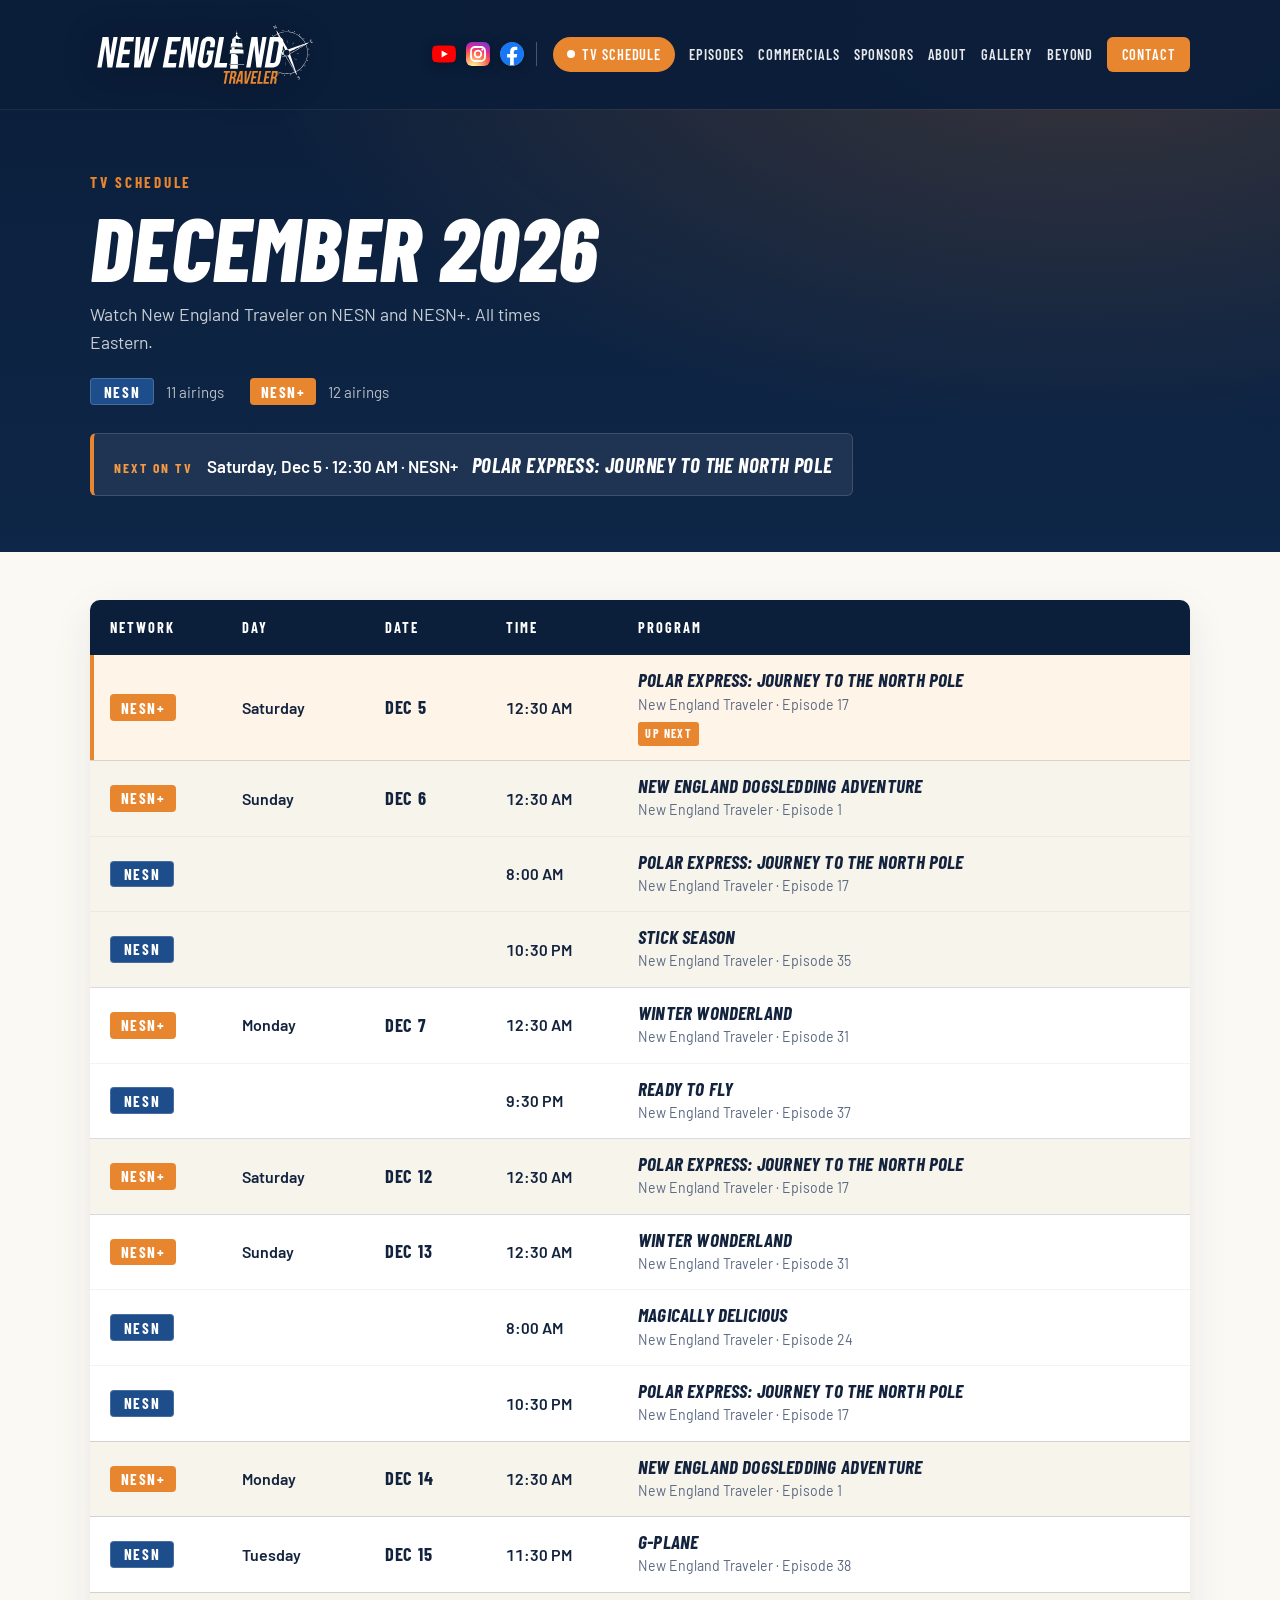
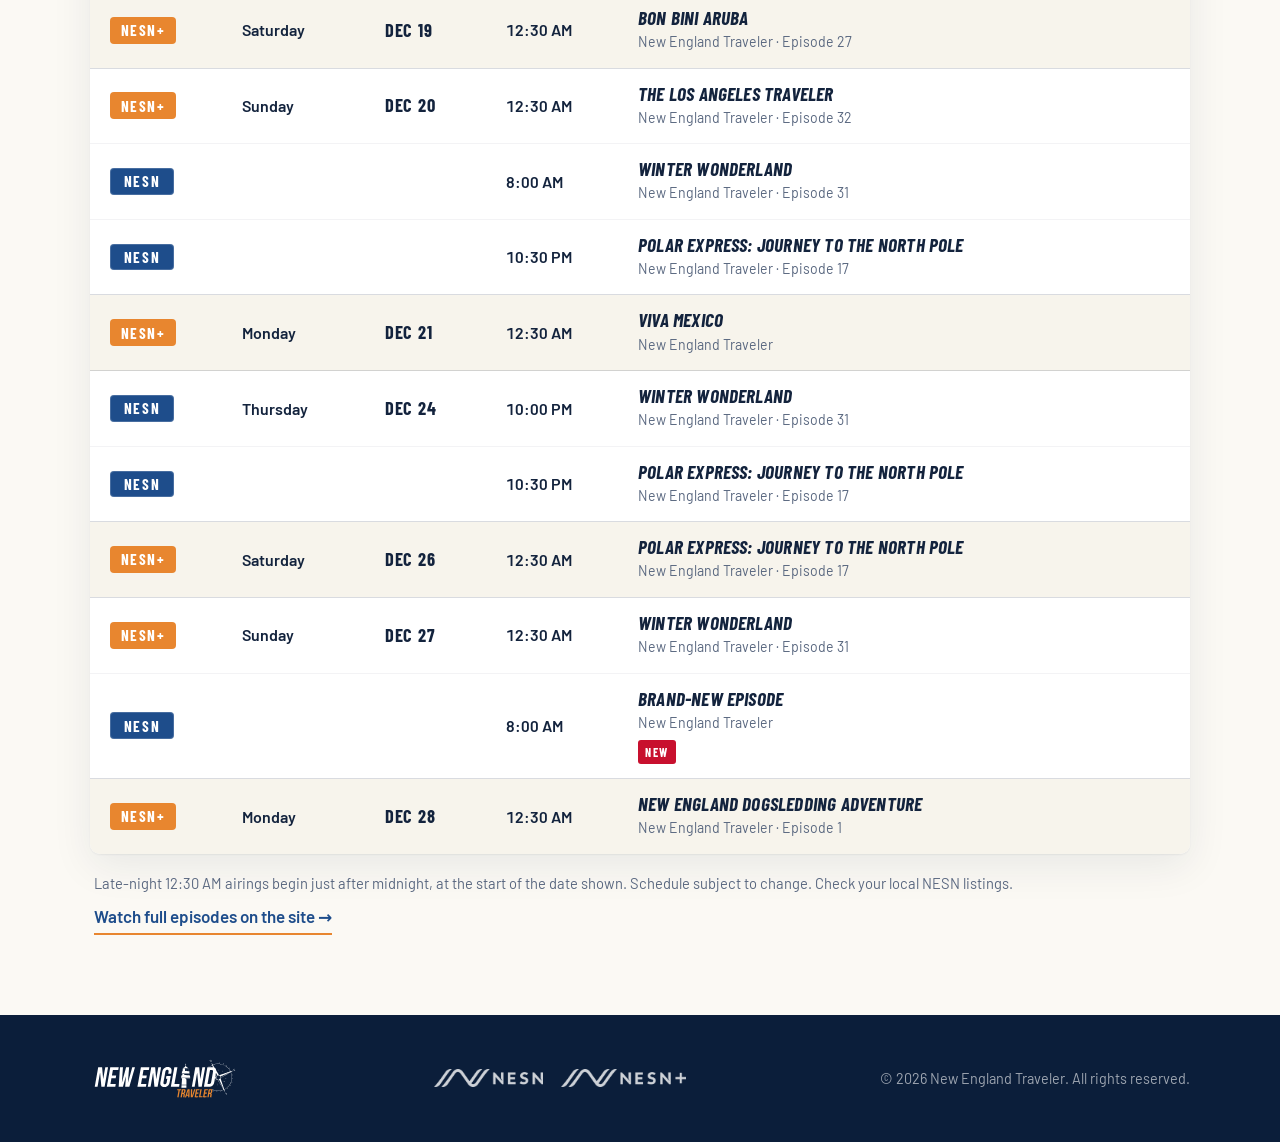
<file: schedule.html>
<!doctype html>
<html lang="en">
<head>
<meta charset="utf-8">
<meta name="viewport" content="width=device-width, initial-scale=1">
<title>TV Schedule | New England Traveler on NESN and NESN+</title>
<meta name="description" content="When to watch New England Traveler on NESN and NESN+. Dates, times and episodes.">
<meta property="og:title" content="New England Traveler TV Schedule">
<meta property="og:description" content="Emmy Award-winning travel-lifestyle series on NESN and NESN+.">
<meta property="og:image" content="https://newenglandtravelertv.com/assets/og-image.png">
<meta property="og:url" content="https://newenglandtravelertv.com/schedule.html">
<link rel="icon" href="assets/favicon.png">
<link rel="preconnect" href="https://fonts.googleapis.com">
<link rel="preconnect" href="https://fonts.gstatic.com" crossorigin>
<link href="https://fonts.googleapis.com/css2?family=Barlow+Condensed:ital,wght@0,600;0,700;1,700;1,800&family=Barlow:wght@400;500;600&display=swap" rel="stylesheet">
<link rel="stylesheet" href="styles.css?v=20261125b">
</head>
<body>
<svg width="0" height="0" style="position:absolute" aria-hidden="true" focusable="false">
  <defs>
    <radialGradient id="igGrad" cx="30%" cy="107%" r="150%">
      <stop offset="0" stop-color="#fdf497"/><stop offset=".05" stop-color="#fdf497"/>
      <stop offset=".45" stop-color="#fd5949"/><stop offset=".6" stop-color="#d6249f"/><stop offset=".9" stop-color="#285AEB"/>
    </radialGradient>
    <symbol id="ico-yt" viewBox="0 0 24 24"><path fill="#FF0000" d="M23.5 6.2a3 3 0 0 0-2.1-2.1C19.5 3.6 12 3.6 12 3.6s-7.5 0-9.4.5A3 3 0 0 0 .5 6.2 31 31 0 0 0 0 12a31 31 0 0 0 .5 5.8 3 3 0 0 0 2.1 2.1c1.9.5 9.4.5 9.4.5s7.5 0 9.4-.5a3 3 0 0 0 2.1-2.1A31 31 0 0 0 24 12a31 31 0 0 0-.5-5.8z"/><path fill="#fff" d="M9.6 15.6V8.4l6.2 3.6z"/></symbol>
    <symbol id="ico-ig" viewBox="0 0 24 24"><rect width="24" height="24" rx="6" fill="url(#igGrad)"/><rect x="5" y="5" width="14" height="14" rx="4" fill="none" stroke="#fff" stroke-width="1.8"/><circle cx="12" cy="12" r="3.3" fill="none" stroke="#fff" stroke-width="1.8"/><circle cx="16.4" cy="7.6" r="1.1" fill="#fff"/></symbol>
    <symbol id="ico-fb" viewBox="0 0 24 24"><circle cx="12" cy="12" r="11.6" fill="#fff"/><path fill="#1877F2" d="M24 12a12 12 0 1 0-13.9 11.9v-8.4H7.1V12h3V9.4c0-3 1.8-4.7 4.5-4.7 1.3 0 2.7.2 2.7.2v3h-1.5c-1.5 0-2 .9-2 1.9V12h3.4l-.5 3.5h-2.9v8.4A12 12 0 0 0 24 12z"/></symbol>
  </defs>
</svg>

<header class="nav is-solid nav--page" id="top">
  <div class="nav__inner">
    <a href="index.html" class="nav__logo" aria-label="New England Traveler home">
      <img src="assets/net-logo-white-orange.svg" alt="New England Traveler" width="756" height="239">
    </a>
    <div class="nav__socials nav__socials--m">
        <a href="https://www.youtube.com/@NewEnglandTravelerTV" target="_blank" rel="noopener" aria-label="YouTube"><svg aria-hidden="true"><use href="#ico-yt"/></svg></a>
        <a href="https://www.instagram.com/newenglandtravelertv/" target="_blank" rel="noopener" aria-label="Instagram"><svg aria-hidden="true"><use href="#ico-ig"/></svg></a>
        <a href="https://www.facebook.com/NewEnglandTravelerTV" target="_blank" rel="noopener" aria-label="Facebook"><svg aria-hidden="true"><use href="#ico-fb"/></svg></a>
      </div>
    <button class="nav__toggle" aria-label="Open menu" aria-expanded="false" aria-controls="menu">
      <span></span><span></span>
    </button>
    <nav class="nav__menu" id="menu" aria-label="Main">
      <div class="nav__socials">
        <a href="https://www.youtube.com/@NewEnglandTravelerTV" target="_blank" rel="noopener" aria-label="YouTube"><svg aria-hidden="true"><use href="#ico-yt"/></svg></a>
        <a href="https://www.instagram.com/newenglandtravelertv/" target="_blank" rel="noopener" aria-label="Instagram"><svg aria-hidden="true"><use href="#ico-ig"/></svg></a>
        <a href="https://www.facebook.com/NewEnglandTravelerTV" target="_blank" rel="noopener" aria-label="Facebook"><svg aria-hidden="true"><use href="#ico-fb"/></svg></a>
      </div>
      <a href="schedule.html" class="nav__tv is-current" aria-current="page"><span class="nav__tv-dot" aria-hidden="true"></span>TV Schedule</a>
      <a href="index.html#episodes">Episodes</a>
      <a href="index.html#commercials">Commercials</a>
      <a href="index.html#sponsors">Sponsors</a>
      <a href="index.html#about">About</a>
      <a href="index.html#gallery">Gallery</a>
      <a href="index.html#beyond">Beyond</a>
      <a href="index.html#contact" class="nav__cta">Contact</a>
    </nav>
  </div>
</header>

<main>
  <section class="sched-hero">
    <div class="wrap">
      <p class="eyebrow">TV Schedule</p>
      <h1 class="sched-hero__title" data-sched-month>This Month</h1>
      <p class="sched-hero__lede">Watch New England Traveler on NESN and NESN+. All times Eastern.</p>
      <div class="sched-legend">
        <span class="net-badge net-badge--nesn">NESN</span><span class="sched-legend__count" data-count="NESN"></span>
        <span class="net-badge net-badge--plus">NESN+</span><span class="sched-legend__count" data-count="NESN+"></span>
      </div>
      <div class="sched-next" data-sched-next hidden></div>
    </div>
  </section>

  <section class="sched-body">
    <div class="wrap">
      <div class="sched-card">
        <table class="sched-table">
          <thead><tr><th scope="col">Network</th><th scope="col">Day</th><th scope="col">Date</th><th scope="col">Time</th><th scope="col">Program</th></tr></thead>
          <tbody data-sched-rows></tbody>
        </table>
      </div>
      <p class="sched-note">Late-night 12:30 AM airings begin just after midnight, at the start of the date shown. Schedule subject to change. Check your local NESN listings.</p>
      <p class="sched-back"><a class="link-arrow" href="index.html#episodes">Watch full episodes on the site</a></p>
    </div>
  </section>
</main>

<footer class="footer">
  <div class="wrap footer__inner">
    <img src="assets/net-logo-white-orange.svg" alt="New England Traveler" class="footer__logo" width="756" height="239">
    <div class="footer__nets">
      <img src="assets/nesn-white.png" alt="NESN" height="18">
      <img src="assets/nesnplus-white.png" alt="NESN+" height="18">
    </div>
    <p>&copy; <span id="yr">2026</span> New England Traveler. All rights reserved.</p>
  </div>
</footer>

<script src="schedule.js?v=20261125b"></script>
<script src="schedule-page.js?v=20261125b"></script>
</body>
</html>
</file>
<file: styles.css>
:root {
  --navy-900: #0b1e3a;
  --navy-800: #0e2647;
  --ocean: #1e4d8b;
  --ocean-2: #2a5f9e;
  --orange: #e8862f;
  --orange-hi: #f39a45;
  --cream: #f5f0e6;
  --paper: #fbf9f4;
  --ink: #13233d;
  --muted: #5a6880;
  --line: rgba(19, 35, 61, .12);
  --radius: 6px;
  --display: "Barlow Condensed", "Arial Narrow", sans-serif;
  --body: "Barlow", system-ui, -apple-system, "Segoe UI", sans-serif;
  --wrap: 1180px;
  --pad: clamp(20px, 4vw, 40px);
}

*, *::before, *::after { box-sizing: border-box; }
html { scroll-behavior: smooth; scroll-padding-top: 100px; -webkit-text-size-adjust: 100%; }
body { margin: 0; font-family: var(--body); font-size: 17px; line-height: 1.6; color: var(--ink); background: var(--paper); -webkit-font-smoothing: antialiased; }
img { display: block; max-width: 100%; height: auto; }
a { color: inherit; }
h1, h2, h3 { font-family: var(--display); font-weight: 800; font-style: italic; text-transform: uppercase; line-height: .95; letter-spacing: .005em; margin: 0; }
h2 { font-size: clamp(2.2rem, 4.6vw, 3.6rem); }
h3 { font-size: 1.35rem; font-weight: 700; line-height: 1.1; }
p { margin: 0 0 1em; }
.wrap { max-width: var(--wrap); margin: 0 auto; padding: 0 var(--pad); }
:focus-visible { outline: 3px solid var(--orange); outline-offset: 3px; }

.eyebrow { font-family: var(--display); font-weight: 700; font-size: .95rem; letter-spacing: .18em; text-transform: uppercase; color: var(--orange); margin: 0 0 .7rem; }
.eyebrow--dark { color: #c4691b; }

/* Placeholders */
.ph { position: relative; background:
  linear-gradient(160deg, rgba(30,77,139,.85), rgba(11,30,58,.95)),
  repeating-linear-gradient(135deg, rgba(255,255,255,.04) 0 14px, transparent 14px 28px);
  background-color: var(--ocean); display: grid; place-items: center; overflow: hidden; }
.ph__label { font-family: var(--display); font-weight: 600; letter-spacing: .14em; text-transform: uppercase; font-size: .85rem; color: rgba(255,255,255,.7); border: 1px dashed rgba(255,255,255,.35); padding: .45em .9em; border-radius: 3px; }

/* Nav */
.nav { position: fixed; inset: 0 0 auto 0; z-index: 50; transition: background .25s, box-shadow .25s; }
.nav.is-solid { background: rgba(11, 30, 58, .96); box-shadow: 0 1px 0 rgba(255,255,255,.06); }
.nav__inner { max-width: var(--wrap); margin: 0 auto; padding: 18px var(--pad); display: flex; align-items: center; justify-content: space-between; gap: 24px; }
.nav__logo { display: block; flex-shrink: 0; }
.nav__logo img { width: clamp(253px, 25vw, 334px); height: auto; filter: drop-shadow(0 4px 18px rgba(0,0,0,.35)); }
.nav__inner { position: relative; }
@media (min-width: 1161px) {
  /* Top of page: big title-card logo hangs below the menu into the hero */
  .nav:not(.is-solid) .nav__inner { justify-content: flex-end; min-height: 76px; }
  .nav:not(.is-solid) .nav__logo { position: absolute; left: var(--pad); top: 64px; }
  .nav:not(.is-solid) .nav__logo img { width: clamp(644px, 60vw, 805px); }
}
.nav__menu { display: flex; align-items: center; gap: 24px; flex-shrink: 0; }
.nav__menu a { font-family: var(--display); font-weight: 600; font-size: 1.05rem; letter-spacing: .08em; text-transform: uppercase; color: #fff; text-decoration: none; opacity: .9; }
.nav__menu a:hover { opacity: 1; color: var(--orange-hi); }
.nav__menu .nav__cta { background: var(--orange); color: #fff; padding: .4em 1em; border-radius: var(--radius); opacity: 1; }
.nav__menu .nav__cta:hover { background: var(--orange-hi); color: #fff; }
.nav__toggle { display: none; background: none; border: 0; width: 44px; height: 44px; padding: 10px; cursor: pointer; }
.nav__toggle span { display: block; height: 2px; background: #fff; margin: 6px 0; }

@media (max-width: 1160px) {
  .nav__logo img { width: min(78vw, 506px); }
  .nav.is-solid .nav__logo img { width: 218px; }
  .nav:not(.is-solid) .nav__menu { margin-top: 0; }
  .nav__menu.is-open { top: 100%; }
  .nav:has(.nav__menu.is-open) { background: rgba(11, 30, 58, .98); }
  .nav__toggle { display: block; }
  .nav__menu { position: absolute; top: 100%; left: 0; right: 0; flex-direction: column; align-items: stretch; gap: 0; background: var(--navy-900); padding: 8px var(--pad) 20px; display: none; }
  .nav__menu.is-open { display: flex; }
  .nav__menu a { padding: 14px 0; border-bottom: 1px solid rgba(255,255,255,.08); }
  .nav__menu .nav__cta { margin-top: 14px; text-align: center; padding: 12px; border: 0; }
}

/* Buttons */
.btn { display: inline-block; font-family: var(--display); font-weight: 700; font-size: 1.1rem; letter-spacing: .08em; text-transform: uppercase; text-decoration: none; padding: .8em 1.6em; border-radius: var(--radius); transition: background .2s, color .2s, border-color .2s; }
.btn--orange { background: var(--orange); color: #fff; }
.btn--orange:hover { background: var(--orange-hi); }
.btn--ghost { border: 2px solid rgba(255,255,255,.7); color: #fff; }
.btn--ghost:hover { border-color: #fff; background: rgba(255,255,255,.08); }
.btn--lg { font-size: clamp(1.1rem, 2.6vw, 1.5rem); text-transform: none; letter-spacing: .02em; }

/* Hero */
.hero { position: relative; min-height: max(min(96vh, 900px), 640px); display: flex; align-items: flex-end; color: #fff; overflow: hidden; background: var(--navy-900); }
.hero__media { position: absolute; inset: 0; }
.hero__media img { width: 100%; height: 100%; object-fit: cover; }
.ph--hero .ph__label { position: absolute; top: 46%; right: max(var(--pad), calc((100vw - var(--wrap)) / 2 + var(--pad))); }
@media (max-width: 760px) { .ph--hero .ph__label { top: 128px; right: auto; left: var(--pad); } .hero h1 br { display: none; } }
.hero__shade { position: absolute; inset: 0; background: linear-gradient(90deg, rgba(11,30,58,.82) 0%, rgba(11,30,58,.55) 42%, rgba(11,30,58,.05) 75%), linear-gradient(180deg, rgba(11,30,58,.6) 0%, rgba(11,30,58,0) 28%, rgba(11,30,58,0) 60%, rgba(11,30,58,.85) 100%); }
.hero__content { position: relative; width: 100%; padding-top: 220px; padding-bottom: clamp(48px, 8vh, 88px); }
.hero h1 { font-size: clamp(2.55rem, 7.2vw, 5.6rem); margin-bottom: .25em; text-shadow: 0 2px 24px rgba(0,0,0,.25); }
.hero__sub { font-size: clamp(1.05rem, 1.8vw, 1.3rem); max-width: 36ch; opacity: .92; margin-bottom: 1.6em; }
.hero__ctas { display: flex; flex-wrap: wrap; gap: 12px; margin-bottom: 40px; }
.hero__networks { display: flex; align-items: center; gap: 22px; flex-wrap: wrap; }
.hero__networks span { font-family: var(--display); font-weight: 600; letter-spacing: .16em; text-transform: uppercase; font-size: .85rem; opacity: .75; }
.hero__networks img { height: 22px; width: auto; }

/* Sections */
.section { padding: clamp(64px, 10vw, 112px) 0; }
.section--navy { background: var(--navy-800); color: #fff; }
.section--cream { background: var(--cream); }
.section__head { margin-bottom: 40px; position: relative; }
.section__lede { max-width: 52ch; color: var(--muted); margin-top: 1em; }
.section--navy .section__lede { color: rgba(255,255,255,.75); }
.link-arrow { display: inline-block; margin-top: 18px; font-weight: 600; color: var(--ocean); text-decoration: none; border-bottom: 2px solid var(--orange); padding-bottom: 2px; }
.link-arrow::after { content: " \2192"; }
@media (min-width: 760px) { .link-arrow { position: absolute; right: 0; bottom: 4px; margin: 0; } }

/* Video grid */
.grid--video { display: grid; grid-template-columns: repeat(auto-fill, minmax(300px, 1fr)); gap: 28px; }
.vcard { text-decoration: none; color: inherit; display: block; }
.vcard__thumb { position: relative; aspect-ratio: 16 / 9; border-radius: var(--radius); overflow: hidden; background: var(--ocean); }
.vcard__thumb img { width: 100%; height: 100%; object-fit: cover; transition: transform .4s; }
a.vcard:hover .vcard__thumb img { transform: scale(1.04); }
.play { position: absolute; left: 50%; top: 50%; width: 62px; height: 62px; margin: -31px 0 0 -31px; border-radius: 50%; background: rgba(232,134,47,.95); box-shadow: 0 6px 20px rgba(0,0,0,.3); }
.play::after { content: ""; position: absolute; left: 25px; top: 19px; border-left: 18px solid #fff; border-top: 12px solid transparent; border-bottom: 12px solid transparent; }
.vcard--ph .play { background: rgba(255,255,255,.18); box-shadow: none; }
.vcard__meta { padding: 14px 2px 0; }
.vcard__meta p { margin: 4px 0 0; color: var(--muted); font-size: .95rem; }
.section--navy .vcard__meta p { color: rgba(255,255,255,.6); }
.section--navy .vcard__thumb.ph { background-color: var(--ocean-2); }

/* Sponsors */
.sponsors { display: grid; grid-template-columns: repeat(auto-fill, minmax(230px, 1fr)); gap: 18px; }
.sponsor { min-width: 0; aspect-ratio: 16 / 10; display: grid; place-items: center; padding: 22px 26px; background: #fff; border: 1px solid var(--line); border-radius: var(--radius); text-decoration: none; transition: border-color .2s, transform .2s; }
a.sponsor:hover { border-color: var(--orange); transform: translateY(-2px); }
.sponsor img { max-height: 110px; max-width: 100%; width: auto; height: auto; object-fit: contain; }
.sponsor__pair { display: flex; align-items: center; justify-content: center; gap: 16px; width: 100%; }
.sponsor__pair img { max-width: 55%; max-height: 90px; }
.sponsor__pair img + img { max-width: 38%; }
.sr-only { position: absolute; width: 1px; height: 1px; overflow: hidden; clip: rect(0 0 0 0); white-space: nowrap; }
@media (max-width: 560px) { .sponsors { grid-template-columns: repeat(2, minmax(0, 1fr)); gap: 12px; } .sponsor { padding: 12px 14px; aspect-ratio: auto; height: 112px; } .sponsor img { max-height: 84px; } .sponsor__pair { gap: 8px; } }
.sponsor span { font-family: var(--display); font-weight: 600; letter-spacing: .1em; text-transform: uppercase; font-size: .85rem; color: var(--muted); text-align: center; }
.sponsor--ph { border-style: dashed; background: transparent; }

/* About */
.about { display: grid; grid-template-columns: 1fr 1.1fr; gap: clamp(32px, 6vw, 80px); align-items: center; }
.about__photo { aspect-ratio: 4 / 5; border-radius: var(--radius); }
.about__text h2 { margin-bottom: .5em; }
.about__text p { max-width: 54ch; }
.emmy { display: flex; align-items: center; gap: 18px; margin-top: 28px; padding-top: 24px; border-top: 1px solid var(--line); }
.emmy__num { font-family: var(--display); font-weight: 800; font-style: italic; font-size: 5rem; line-height: .8; color: var(--orange); }
.emmy__txt strong { display: block; font-family: var(--display); font-style: italic; text-transform: uppercase; font-size: 1.6rem; line-height: 1; }
.emmy__txt span { color: var(--muted); font-size: .95rem; }
.awards { display: grid; grid-template-columns: repeat(3, 1fr); gap: 16px; margin-top: 56px; }
.ph--sq { aspect-ratio: 1; border-radius: var(--radius); }
@media (max-width: 760px) {
  .about { grid-template-columns: 1fr; }
  .about__photo { aspect-ratio: 4 / 3; }
  .awards { grid-template-columns: 1fr 1fr; }
  .awards > :last-child { display: none; }
}

/* Gallery (masonry columns keep each photo's natural shape) */
.gallery { columns: 3 300px; column-gap: 14px; }
.gitem { margin: 0 0 14px; break-inside: avoid; border-radius: var(--radius); overflow: hidden; position: relative; background: var(--ocean); }
.gitem__btn { display: block; width: 100%; padding: 0; border: 0; background: none; cursor: zoom-in; }
.gitem img { width: 100%; height: auto; transition: transform .5s ease; }
.gitem__btn:hover img { transform: scale(1.03); }
.gitem figcaption { position: absolute; left: 0; right: 0; bottom: 0; padding: 36px 14px 12px; font-size: .9rem; font-weight: 500; color: #fff; background: linear-gradient(transparent, rgba(11,30,58,.88)); pointer-events: none; line-height: 1.35; }
.gitem .credit { display: block; font-size: .75rem; font-weight: 400; opacity: .75; margin-top: 2px; }
.ph--tile { aspect-ratio: 4 / 3; }
@media (max-width: 640px) { .gallery { columns: 2; column-gap: 10px; } .gitem { margin-bottom: 10px; } .gitem figcaption { font-size: .78rem; padding: 28px 10px 8px; } }

/* Beyond New England */
.dest { margin-top: 40px; }
.dest:first-child { margin-top: 0; }
.dest__head { display: flex; align-items: baseline; gap: 14px; flex-wrap: wrap; margin-bottom: 18px; padding-bottom: 12px; border-bottom: 2px solid var(--orange); }
.dest__head h3 { font-size: clamp(1.6rem, 3vw, 2.2rem); }
.dest__head span { color: var(--muted); font-size: .95rem; }
.gallery--beyond { columns: 3 260px; }
.dest-row { display: grid; grid-template-columns: repeat(auto-fit, minmax(260px, 1fr)); gap: 20px; margin-top: 48px; }
.dest-row .dest { margin-top: 0; padding: 26px; border: 1.5px dashed rgba(19,35,61,.22); border-radius: var(--radius); }
.dest-row .dest__head { border-bottom-color: rgba(232,134,47,.6); }
.dest__soon { margin: 0; font-family: var(--display); font-weight: 600; letter-spacing: .14em; text-transform: uppercase; font-size: .9rem; color: var(--muted); }

/* Lightbox */
.lightbox { position: fixed; inset: 0; z-index: 100; background: rgba(6, 16, 32, .94); display: grid; place-items: center; padding: 24px; }
.lightbox[hidden] { display: none; }
.lightbox figure { margin: 0; max-width: min(1400px, 100%); text-align: center; }
.lightbox img { max-height: 84vh; width: auto; max-width: 100%; margin: 0 auto; border-radius: 4px; }
.lightbox figcaption { color: rgba(255,255,255,.85); margin-top: 12px; font-size: .95rem; }
.lightbox__close { position: absolute; top: 14px; right: 18px; width: 48px; height: 48px; font-size: 2.2rem; line-height: 1; color: #fff; background: none; border: 0; cursor: pointer; }
.lightbox__nav { position: absolute; top: 50%; transform: translateY(-50%); width: 56px; height: 56px; border-radius: 50%; border: 0; background: rgba(255,255,255,.14); color: #fff; font-size: 2.6rem; line-height: 1; padding-bottom: 6px; cursor: pointer; z-index: 2; transition: background .2s; }
.lightbox__nav:hover, .lightbox__nav:focus-visible { background: var(--orange); }
.lightbox__prev { left: 18px; }
.lightbox__next { right: 18px; }
.lightbox--single .lightbox__nav { display: none; }
.lightbox__count { color: rgba(255,255,255,.6); font-size: .85rem; margin: 4px 0 0; letter-spacing: .08em; }
@media (max-width: 640px) { .lightbox__nav { width: 44px; height: 44px; font-size: 2rem; background: rgba(6,16,32,.6); } .lightbox__prev { left: 8px; } .lightbox__next { right: 8px; } }

/* Real photos in hero and about */
.hero__media img { object-position: 62% 50%; }
.hero__credit { position: absolute; right: var(--pad); bottom: 14px; margin: 0; z-index: 2; font-size: .75rem; color: rgba(255,255,255,.65); }
.about__photo { margin: 0; position: relative; overflow: hidden; background: var(--ocean); }
.about__photo img { width: 100%; height: 100%; object-fit: cover; object-position: 50% 0%; }
.about__photo figcaption { position: absolute; left: 0; right: 0; bottom: 0; padding: 30px 14px 12px; font-size: .85rem; color: #fff; background: linear-gradient(transparent, rgba(11,30,58,.85)); }

/* Contact */
.contact { text-align: center; background:
  radial-gradient(ellipse at 50% 120%, rgba(232,134,47,.18), transparent 60%), var(--navy-800); }
.contact__inner { display: flex; flex-direction: column; align-items: center; }
.contact h2 { max-width: 18ch; }
.contact .section__lede { margin: 1em auto 2em; }
.socials { display: flex; gap: 22px; margin-top: 36px; align-items: center; }
.socials a { width: 62px; height: 62px; display: grid; place-items: center; border-radius: 14px; transition: transform .2s; }
.socials a:hover { transform: translateY(-3px); }
.socials svg { width: 62px; height: 62px; }
.nav__socials { display: flex; align-items: center; gap: 14px; padding-right: 22px; margin-right: 2px; border-right: 1px solid rgba(255,255,255,.25); }
.nav__menu .nav__socials a { padding: 0; border: 0; opacity: 1; display: grid; transition: transform .2s; }
.nav__menu .nav__socials a:hover { transform: translateY(-2px); }
.nav__socials svg { width: 28px; height: 28px; filter: drop-shadow(0 2px 6px rgba(0,0,0,.3)); }
@media (max-width: 1160px) {
  .nav__menu .nav__socials { order: 99; justify-content: center; gap: 28px; border: 0; padding: 20px 0 4px; margin: 0; }
  .nav__socials svg { width: 36px; height: 36px; }
}

/* Footer */
.footer { background: var(--navy-900); color: rgba(255,255,255,.6); padding: 40px 0; font-size: .9rem; }
.footer__inner { display: flex; align-items: center; justify-content: space-between; gap: 24px; flex-wrap: wrap; }
.footer__logo { width: 150px; }
.footer__nets { display: flex; gap: 18px; opacity: .8; }
.footer__nets img { height: 18px; width: auto; }
.footer p { margin: 0; }
@media (max-width: 760px) { .footer__inner { flex-direction: column; text-align: center; } }

@media (prefers-reduced-motion: reduce) { html { scroll-behavior: auto; } * { transition: none !important; } }

@media (min-width: 1161px) { .hero__content { padding-top: clamp(420px, 34vw, 470px); } }
@media (max-width: 640px) {
  .gallery--beyond { columns: 2; column-gap: 10px; }
  .hero__media img { object-position: 78% 50%; }
  .hero__shade { background: linear-gradient(180deg, rgba(11,30,58,.6) 0%, rgba(11,30,58,.62) 28%, rgba(11,30,58,.78) 55%, rgba(11,30,58,.92) 100%); }
}

/* Emmy line in hero: slightly more prominent */
.hero .eyebrow { font-size: clamp(1.05rem, 1.5vw, 1.25rem); font-weight: 700; letter-spacing: .16em; color: var(--orange-hi); text-shadow: 0 1px 12px rgba(0,0,0,.45); margin-bottom: .9rem; }

.contact__actions { display: flex; flex-wrap: wrap; justify-content: center; gap: 14px; }

/* Episodes: show first 9, expand for the rest */
.grid--video.is-collapsed .vcard.is-extra { display: none; }
.more-wrap { display: flex; justify-content: center; margin-top: 36px; }
.btn--ghost-dark { cursor: pointer; background: transparent; color: var(--navy-800); border: 2px solid var(--navy-800); }
.btn--ghost-dark:hover { background: var(--navy-800); color: #fff; }
button.btn--ghost { cursor: pointer; background: transparent; }

/* Mobile: social icons visible in the header, outside the menu */
.nav__socials--m { display: none; }
@media (max-width: 1160px) {
  .nav__menu .nav__socials { display: none; }
  .nav__inner { flex-wrap: wrap; row-gap: 10px; }
  .nav__socials--m { display: flex; gap: 18px; border: 0; padding: 0; margin: 0; }
  .nav__socials--m a { display: grid; }
  .nav__socials--m svg { width: 32px; height: 32px; }
  .nav:not(.is-solid) .nav__socials--m { order: 3; flex-basis: 100%; }
  .nav.is-solid .nav__socials--m { margin-left: auto; gap: 14px; }
  .nav.is-solid .nav__socials--m svg { width: 26px; height: 26px; }
  .nav.is-solid .nav__inner { gap: 14px; }
}
@media (max-width: 420px) { .nav.is-solid .nav__logo img { width: 172px; } }
@media (max-width: 1160px) {
  .nav__toggle { flex-shrink: 0; }
  .nav:not(.is-solid) .nav__logo img { width: min(70vw, 506px); }
  .hero__content { padding-top: 270px; }
}
/* Vertical phones: keep logo, icons and menu button on one line when scrolled */
@media (max-width: 480px) {
  .nav.is-solid .nav__inner { flex-wrap: nowrap; gap: 12px; }
  .nav.is-solid .nav__socials--m { gap: 12px; }
  .nav.is-solid .nav__socials--m svg { width: 24px; height: 24px; }
  .nav.is-solid .nav__logo img { width: min(218px, calc(100vw - 212px)); }
}
@media (max-width: 360px) { .nav:not(.is-solid) .nav__logo img { width: calc(100vw - 112px); } }

/* ---------- TV Schedule nav item ---------- */
.nav__menu .nav__tv { display: inline-flex; align-items: center; gap: .5em; color: var(--orange-hi); opacity: 1; border: 2px solid var(--orange); padding: .3em .85em; border-radius: 999px; }
.nav__menu .nav__tv:hover, .nav__menu .nav__tv.is-current { background: var(--orange); color: #fff; }
.nav__tv-dot { width: 8px; height: 8px; border-radius: 50%; background: #ff4d3a; box-shadow: 0 0 0 0 rgba(255,77,58,.6); animation: tvpulse 2s infinite; flex-shrink: 0; }
.nav__menu .nav__tv:hover .nav__tv-dot, .nav__menu .nav__tv.is-current .nav__tv-dot { background: #fff; }
@keyframes tvpulse { 0% { box-shadow: 0 0 0 0 rgba(255,77,58,.6); } 70% { box-shadow: 0 0 0 8px rgba(255,77,58,0); } 100% { box-shadow: 0 0 0 0 rgba(255,77,58,0); } }
@media (prefers-reduced-motion: reduce) { .nav__tv-dot { animation: none; } }
@media (min-width: 1161px) { .nav__menu { gap: 22px; } }
@media (max-width: 1160px) {
  .nav__menu .nav__tv { order: -1; justify-content: center; margin: 10px 0 6px; padding: 12px; border-radius: var(--radius); font-size: 1.15rem; }
}

/* ---------- TV Schedule page ---------- */
.nav--page { background: rgba(11, 30, 58, .98); }
.sched-hero { background: radial-gradient(ellipse at 85% 0%, rgba(232,134,47,.22), transparent 55%), linear-gradient(180deg, var(--navy-900), var(--navy-800)); color: #fff; padding: 150px 0 56px; }
.sched-hero__title { font-size: clamp(3rem, 8vw, 5.6rem); line-height: .9; }
.sched-hero__lede { color: rgba(255,255,255,.78); font-size: 1.1rem; margin: 14px 0 22px; max-width: 46ch; }
.sched-legend { display: flex; flex-wrap: wrap; align-items: center; gap: 10px 12px; }
.sched-legend__count { color: rgba(255,255,255,.7); font-size: .95rem; margin-right: 14px; }
.net-badge { display: inline-block; min-width: 64px; text-align: center; font-family: var(--display); font-weight: 700; font-size: .95rem; letter-spacing: .1em; padding: .28em .7em; border-radius: 4px; line-height: 1.2; white-space: nowrap; }
.net-badge--nesn { background: var(--ocean); color: #fff; box-shadow: inset 0 0 0 1px rgba(255,255,255,.18); }
.net-badge--plus { background: var(--orange); color: #fff; }
.sched-next { margin-top: 28px; display: inline-flex; flex-wrap: wrap; align-items: baseline; gap: 6px 14px; background: rgba(255,255,255,.07); border: 1px solid rgba(255,255,255,.14); border-left: 4px solid var(--orange); border-radius: var(--radius); padding: 14px 20px; }
.sched-next[hidden] { display: none; }
.sched-next__label { font-family: var(--display); font-weight: 700; letter-spacing: .16em; text-transform: uppercase; font-size: .85rem; color: var(--orange-hi); }
.sched-next__info { font-weight: 600; }
.sched-next__title { font-family: var(--display); font-weight: 700; font-style: italic; text-transform: uppercase; font-size: 1.3rem; letter-spacing: .02em; }

.sched-body { padding: 48px 0 80px; background: var(--paper); }
.sched-card { background: #fff; border-radius: 10px; box-shadow: 0 1px 2px rgba(19,35,61,.06), 0 12px 40px rgba(19,35,61,.08); overflow: hidden; }
.sched-table { width: 100%; border-collapse: collapse; font-size: 1rem; }
.sched-table thead th { background: var(--navy-900); color: #fff; text-align: left; font-family: var(--display); font-weight: 700; letter-spacing: .14em; text-transform: uppercase; font-size: .9rem; padding: 16px 20px; }
.sched-table td { padding: 14px 20px; vertical-align: middle; border-top: 1px solid var(--line); }
.sched-row.is-alt td { background: #f7f4ec; }
.sched-row:not(.is-first) td { border-top-color: rgba(19,35,61,.05); }
.sched-row.is-first td { border-top: 1px solid rgba(19,35,61,.16); }
.sched-row:first-child td { border-top: 0; }
.sched-dayname { font-weight: 600; width: 13%; }
.sched-date { font-family: var(--display); font-weight: 700; font-size: 1.15rem; letter-spacing: .04em; text-transform: uppercase; width: 11%; white-space: nowrap; }
.sched-net { width: 12%; }
.sched-time { font-weight: 600; white-space: nowrap; width: 12%; font-variant-numeric: tabular-nums; }
.sched-prog__title { display: block; font-family: var(--display); font-weight: 700; font-style: italic; text-transform: uppercase; font-size: 1.2rem; line-height: 1.1; letter-spacing: .01em; }
.sched-prog__show { display: block; color: var(--muted); font-size: .88rem; margin-top: 3px; }
.sched-tag { display: inline-block; margin-top: 6px; background: var(--orange); color: #fff; font-family: var(--display); font-weight: 700; letter-spacing: .12em; text-transform: uppercase; font-size: .75rem; padding: .2em .6em; border-radius: 3px; }
.sched-row.is-next td { background: #fff4e8; }
.sched-row.is-next td:first-child { box-shadow: inset 4px 0 0 var(--orange); }
.sched-row.is-past td > * , .sched-row.is-past td { color: rgba(19,35,61,.45); }
.sched-row.is-past .net-badge { opacity: .45; }
.sr { position: absolute; width: 1px; height: 1px; overflow: hidden; clip: rect(0 0 0 0); white-space: nowrap; }
.sched-note { color: var(--muted); font-size: .92rem; margin: 18px 4px 0; }
.sched-back { margin: 8px 4px 0; }

@media (max-width: 720px) {
  .sched-hero { padding: 120px 0 40px; }
  .sched-body { padding: 28px 0 56px; }
  .sched-table thead { display: none; }
  .sched-table, .sched-table tbody, .sched-table tr { display: block; }
  .sched-row { display: grid !important; grid-template-columns: auto 1fr; grid-template-areas: "day day" "time net" "prog prog"; column-gap: 12px; padding: 12px 16px; border-top: 1px solid rgba(19,35,61,.06); }
  .sched-row.is-first { border-top: 1px solid rgba(19,35,61,.16); }
  .sched-row:first-child { border-top: 0; }
  .sched-row.is-alt { background: #f7f4ec; }
  .sched-row.is-next { background: #fff4e8; box-shadow: inset 4px 0 0 var(--orange); }
  .sched-table td { display: block; padding: 0; border: 0 !important; background: none !important; width: auto; box-shadow: none !important; }
  .sched-net { grid-area: net; align-self: center; }
  .sched-time { grid-area: time; align-self: center; font-size: 1.05rem; }
  .sched-prog { grid-area: prog; margin-top: 6px; }
  .sched-dayname, .sched-date { grid-area: day; }
  .sched-row:not(.is-first) .sched-dayname, .sched-row:not(.is-first) .sched-date { display: none; }
  .sched-row.is-first { grid-template-areas: "day date" "time net" "prog prog"; }
  .sched-row.is-first .sched-dayname { grid-area: day; font-family: var(--display); font-weight: 700; text-transform: uppercase; letter-spacing: .1em; color: var(--orange); font-size: .95rem; margin-bottom: 8px; }
  .sched-row.is-first .sched-date { grid-area: date; justify-self: start; font-size: .95rem; color: var(--orange); margin-bottom: 8px; }
  .sched-row.is-past .sched-dayname, .sched-row.is-past .sched-date { color: rgba(232,134,47,.55); }
}
.sched-back .link-arrow { position: static; }
.sched-row.is-past .net-badge { color: #fff; }
.sched-hero { padding-top: 170px; }
@media (min-width: 1161px) {
  .nav__menu { gap: 18px; }
  .nav__menu a { font-size: .98rem; letter-spacing: .07em; }
  .nav__socials { gap: 12px; padding-right: 16px; }
  .nav__socials svg { width: 26px; height: 26px; }
}
@media (min-width: 1161px) {
  .nav__menu { gap: 14px; }
  .nav__menu a { font-size: .9rem; letter-spacing: .06em; }
  .nav.is-solid .nav__logo img { width: 230px; }
  .nav__socials { padding-right: 12px; gap: 10px; }
  .nav__socials svg { width: 24px; height: 24px; }
}
@media (max-width: 720px) { .sched-hero { padding: 118px 0 40px; } }

.sched-tag--new { background: #c8102e; margin-right: 6px; }
.sched-next__title .sched-tag { vertical-align: middle; margin-top: 0; font-style: normal; }

.sched-month td { background: var(--navy-800) !important; color: #fff; font-family: var(--display); font-weight: 800; font-style: italic; text-transform: uppercase; font-size: 1.35rem; letter-spacing: .04em; padding: 14px 20px !important; border-top: 0 !important; }
.sched-month td::before { content: ""; display: inline-block; width: 22px; height: 4px; background: var(--orange); vertical-align: middle; margin-right: 12px; transform: translateY(-2px); }
.sched-month + .sched-row td { border-top: 0; }
@media (max-width: 720px) { .sched-month td { display: block; font-size: 1.2rem; padding: 12px 16px !important; } }
</file>
